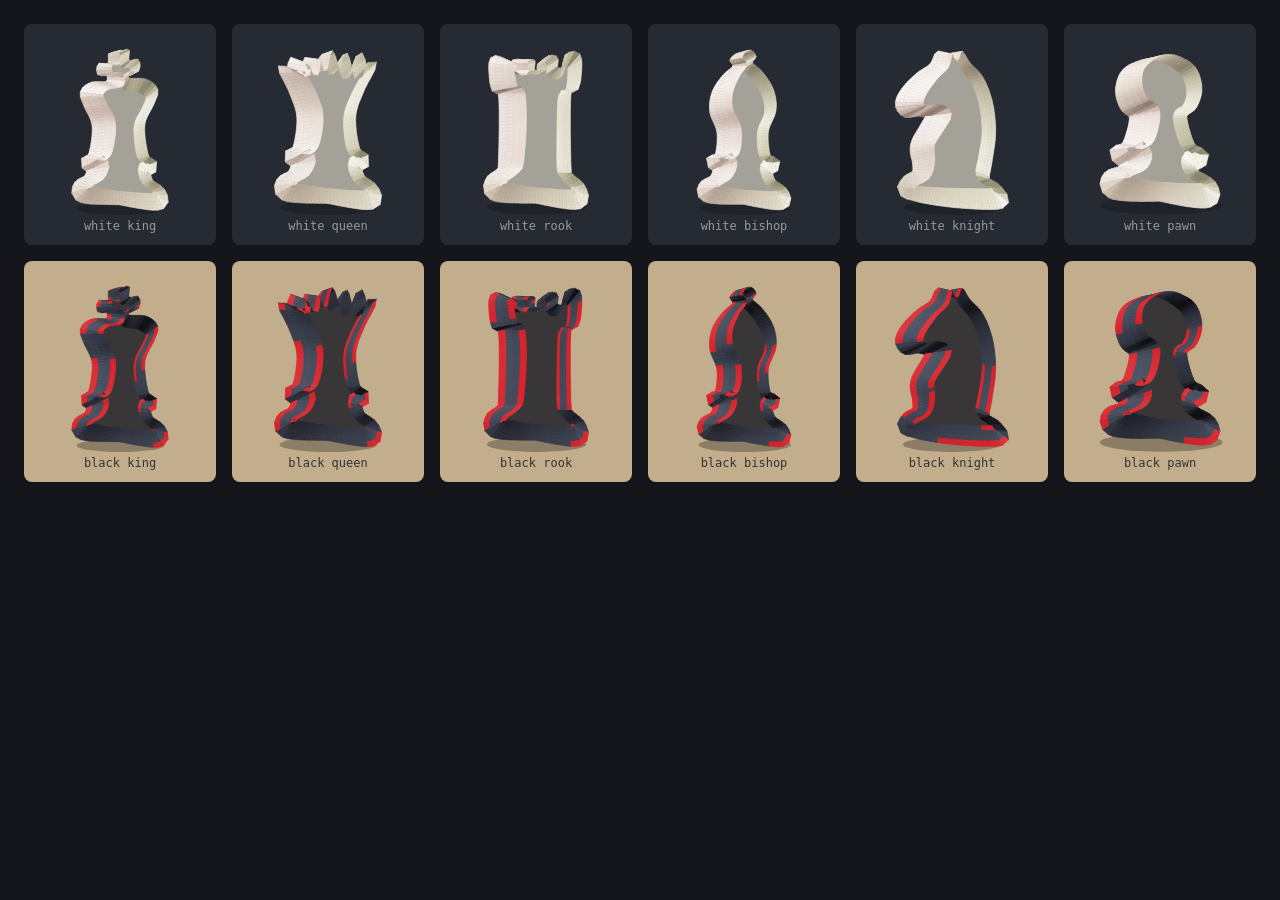
<file: pieces/mobius/preview.html>
<!doctype html><meta charset="utf-8"><title>Möbius pieces</title><style>
body{margin:0;padding:24px;background:#14161c;color:#999;font:12px monospace;display:grid;grid-template-columns:repeat(6,1fr);gap:16px}
figure{margin:0;text-align:center;background:#262a32;border-radius:8px;padding:12px}
figure:nth-child(n+7){background:#c2ae8c;color:#333}img{height:180px}</style><figure><img src="white-king.svg"><figcaption>white king</figcaption></figure><figure><img src="white-queen.svg"><figcaption>white queen</figcaption></figure><figure><img src="white-rook.svg"><figcaption>white rook</figcaption></figure><figure><img src="white-bishop.svg"><figcaption>white bishop</figcaption></figure><figure><img src="white-knight.svg"><figcaption>white knight</figcaption></figure><figure><img src="white-pawn.svg"><figcaption>white pawn</figcaption></figure><figure><img src="black-king.svg"><figcaption>black king</figcaption></figure><figure><img src="black-queen.svg"><figcaption>black queen</figcaption></figure><figure><img src="black-rook.svg"><figcaption>black rook</figcaption></figure><figure><img src="black-bishop.svg"><figcaption>black bishop</figcaption></figure><figure><img src="black-knight.svg"><figcaption>black knight</figcaption></figure><figure><img src="black-pawn.svg"><figcaption>black pawn</figcaption></figure>
</file>
